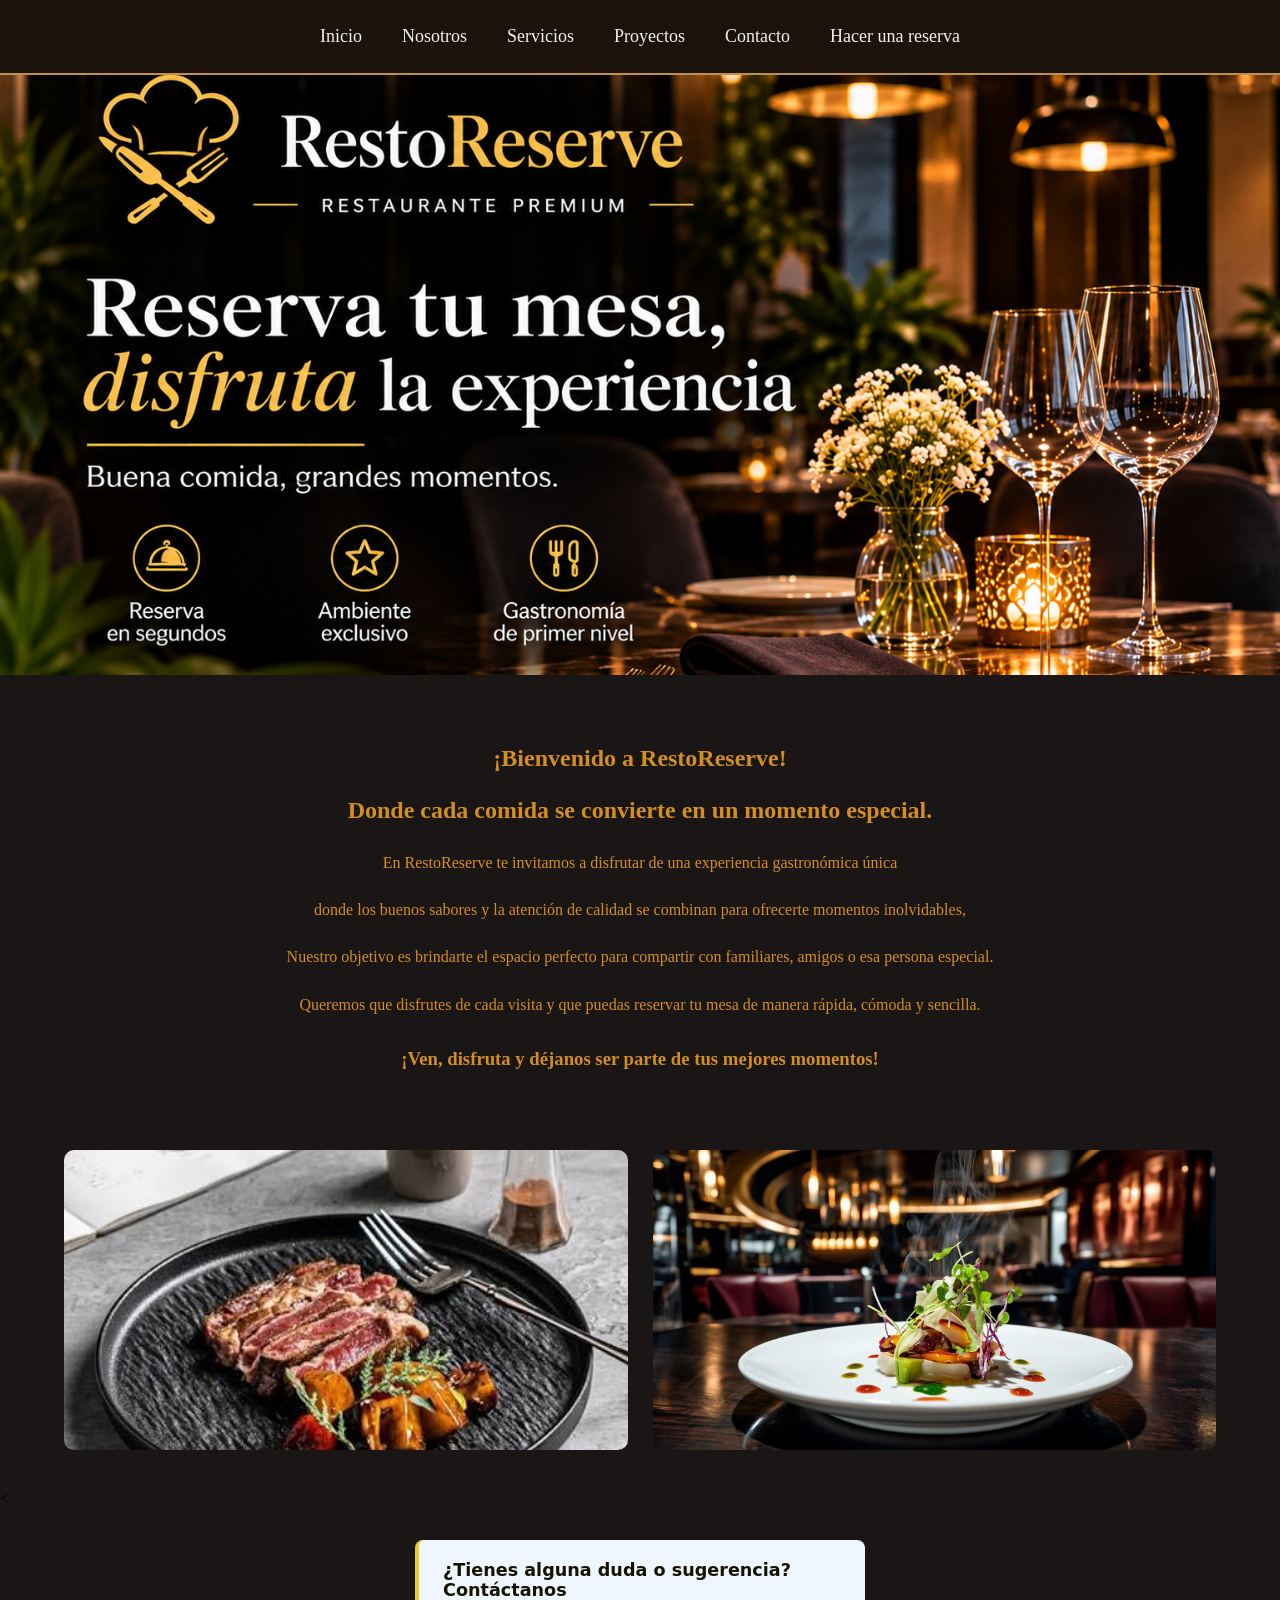
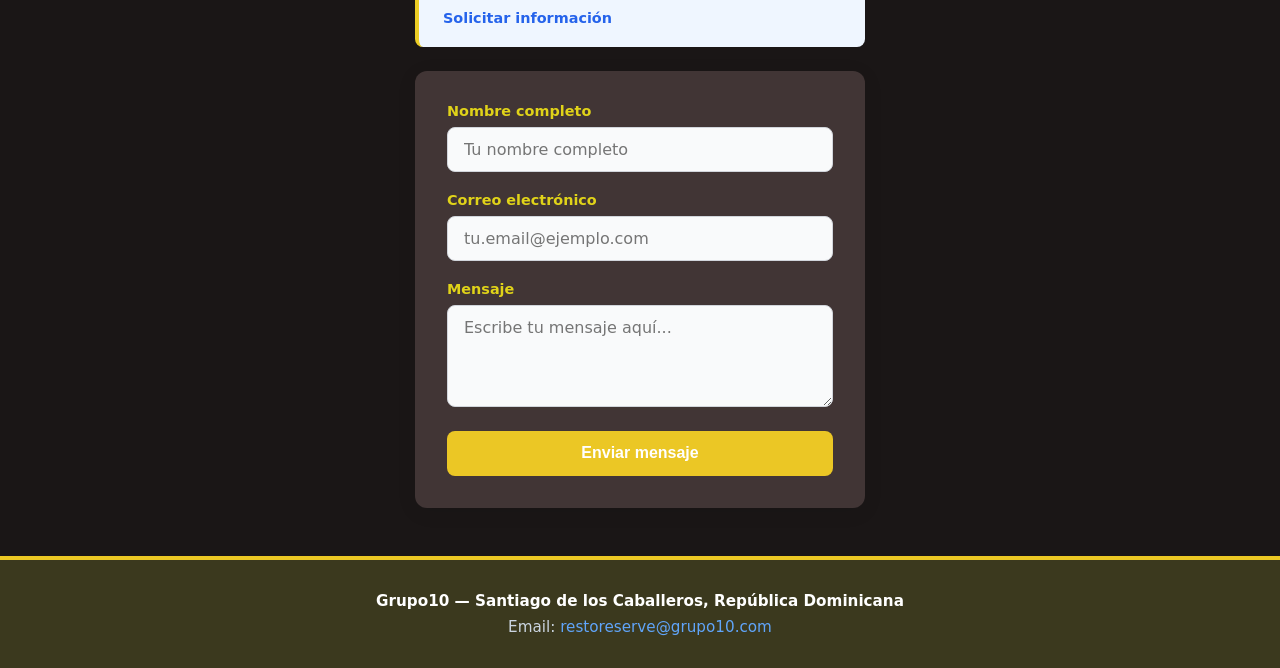
<file: index.html>
<!DOCTYPE html>
<html lang="es">
<head>
  <meta charset="UTF-8">
  <meta name="viewport" content="width=device-width, initial-scale=1.0">
  <meta name="description" content="Sitio web oficial de Grupo10 - Sistema de reservas en línea, soluciones y servicios.">
  <title>Grupo 10 - Sistema de Reservas</title>
  <link rel="stylesheet" href="styles.css">
</head>
<body>

  <header>
    <div class="container">
      <a href="index.html" aria-label="Inicio de Grupo10">
      </a>

      <nav aria-label="Navegación principal">
  <ul>
    <li><a href="index.html">Inicio</a></li>
    <li><a href="nosotros.html">Nosotros</a></li>
    <li><a href="servicios.html">Servicios</a></li>
    <li><a href="proyectos.html">Proyectos</a></li>
    <li><a href="contacto.html">Contacto</a></li>
    <li><a href="formulario.html">Hacer una reserva</a></li>
  </ul>
</nav>

  <header>

  <figure class="hero-imagen">
        <img src="\Imagen\Reserva tu mesa en RestoReserve.png" alt="Interfaz del sistema de reservas en línea de Grupo 10">
      </figure>
    </section>

 <main id="inicio">

    <section class="bienvenida">

        <h1>¡Bienvenido a RestoReserve!</h1>

        <h2>Donde cada comida se convierte en un momento especial.</h2>

        <p>
            En RestoReserve te invitamos a disfrutar de una experiencia
            gastronómica única
        </p>
<p>
        donde los buenos sabores y la atención de calidad se combinan para ofrecerte
            momentos inolvidables,</p>
        
        <p>
            Nuestro objetivo es brindarte el espacio perfecto para compartir
            con familiares, amigos o esa persona especial.
        </p>

        <p>
            Queremos que disfrutes de cada visita y que puedas reservar
            tu mesa de manera rápida, cómoda y sencilla.
        </p>

        <h3>¡Ven, disfruta y déjanos ser parte de tus mejores momentos!</h3>

    </section>

<div class="galeria">
     <img src="Imagen/images.jpg" >
    <img src="Imagen/iMAGEN.jpg" >
</div>


</main>

    <<section class="seccion-contacto">
    <aside class="info-adicional" aria-label="Información adicional">
      <h2>¿Tienes alguna duda o sugerencia? Contáctanos</h2>
      <a href="#contacto">Solicitar información</a>
    </aside>

    <form id="contacto" class="formulario-contacto">
      <div>
        <label for="nombre">Nombre completo</label>
        <input type="text" id="nombre" name="nombre" required autocomplete="name" placeholder="Tu nombre completo">
      </div>
      <div>
        <label for="correo">Correo electrónico</label>
        <input type="email" id="correo" name="correo" required autocomplete="email" placeholder="tu.email@ejemplo.com">
      </div>
      <div>
        <label for="mensaje">Mensaje</label>
        <textarea id="mensaje" name="mensaje" rows="4" required placeholder="Escribe tu mensaje aquí..."></textarea>
      </div>
      <button type="submit">Enviar mensaje</button>
    </form>
  </section>
    </section>

  </main>

  <footer class="pie-pagina">
  <address>
    <p>Grupo10 — Santiago de los Caballeros, República Dominicana</p>
    <p>Email: <a href="mailto:restoreserve@grupo10.com">restoreserve@grupo10.com</a></p>
  </address>
</footer>

</body>
</html>
</file>
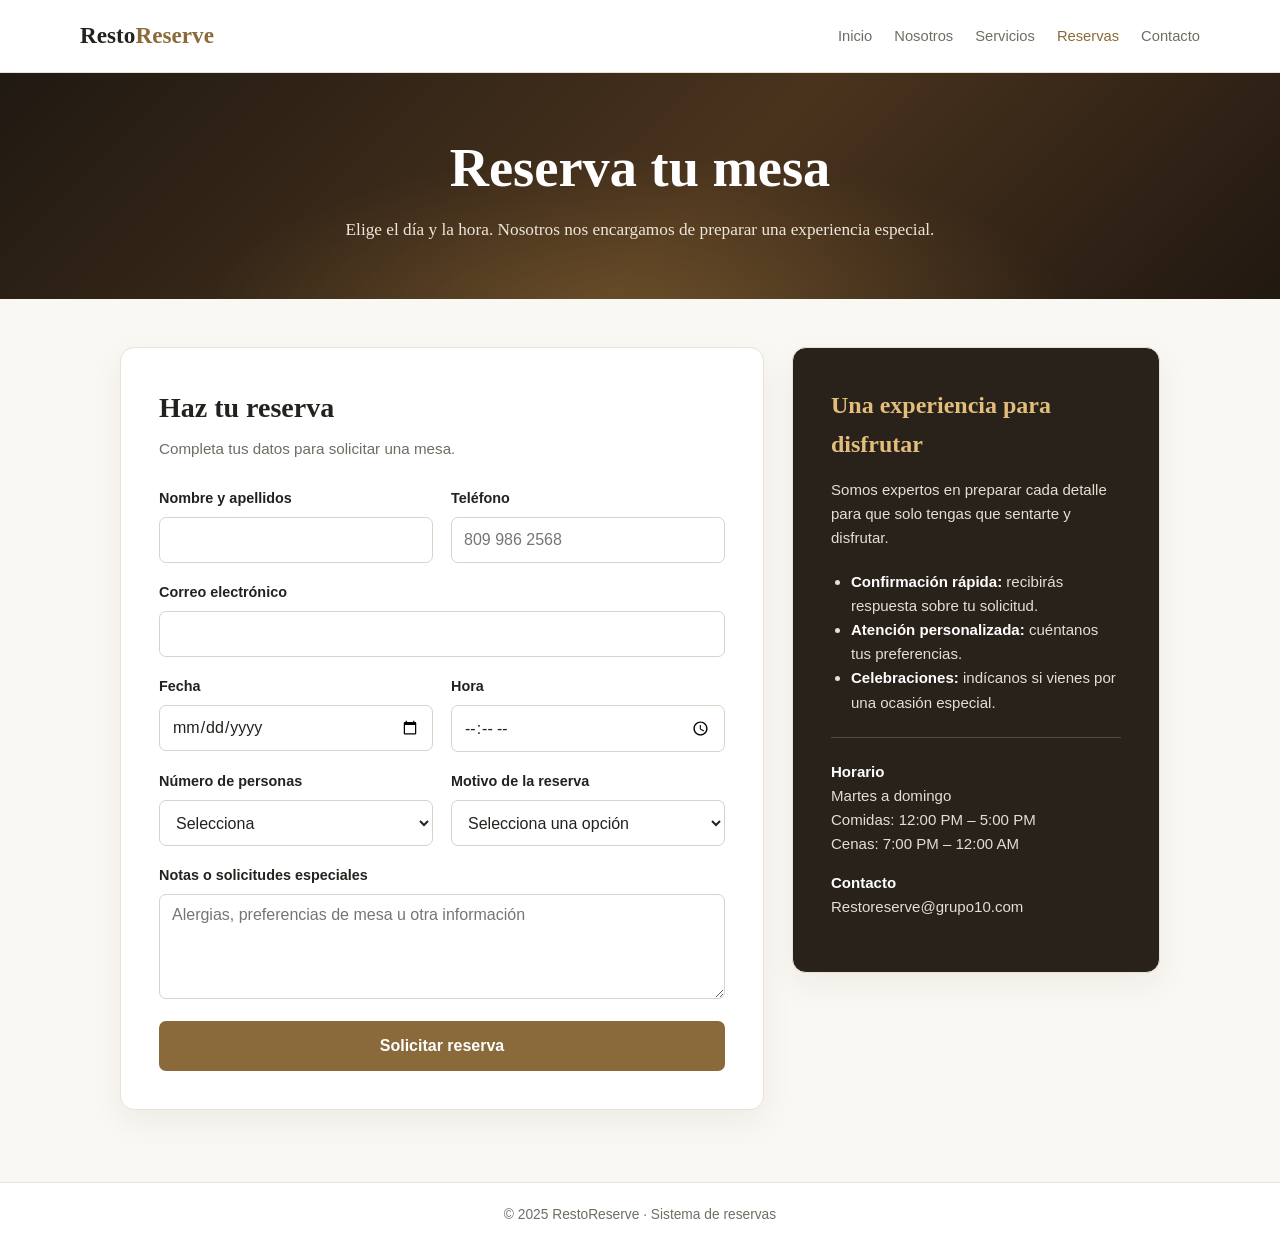
<file: formulario.html>
<!DOCTYPE html>
<html lang="es">
<head>
  <meta charset="UTF-8">
  <meta name="viewport" content="width=device-width, initial-scale=1.0">
  <title>Reservas | RestoReserve</title>
  <style>
    :root {
      --ink: #24221e;
      --muted: #716d65;
      --gold: #bf9147;
      --gold-dark: #8a6a3a;
      --cream: #faf8f3;
      --line: #e8e2d8;
      --white: #fff;
    }

    * { box-sizing: border-box; }

    body {
      margin: 0;
      color: var(--ink);
      background: var(--cream);
      font-family: Georgia, "Times New Roman", serif;
      line-height: 1.6;
    }

    a { color: inherit; }

    .site-header {
      background: var(--white);
      border-bottom: 1px solid var(--line);
    }

    .nav {
      width: min(1120px, calc(100% - 40px));
      min-height: 72px;
      margin: auto;
      display: flex;
      align-items: center;
      justify-content: space-between;
      gap: 24px;
    }

    .brand {
      color: var(--ink);
      font-size: 1.45rem;
      font-weight: bold;
      text-decoration: none;
      white-space: nowrap;
    }

    .brand span { color: var(--gold-dark); }

    .nav-links {
      display: flex;
      flex-wrap: wrap;
      gap: 22px;
      padding: 0;
      margin: 0;
      list-style: none;
    }

    .nav-links a {
      color: var(--muted);
      font-family: Arial, sans-serif;
      font-size: .92rem;
      text-decoration: none;
    }

    .nav-links a:hover,
    .nav-links a[aria-current="page"] {
      color: var(--gold-dark);
    }

    .hero {
      padding: 64px 20px 56px;
      color: var(--white);
      text-align: center;
      background:
        radial-gradient(ellipse at 50% 110%, rgba(191, 145, 71, .3), transparent 48%),
        linear-gradient(135deg, #201912, #49331d 55%, #211811);
    }

    .eyebrow {
      margin: 0 0 10px;
      color: #e2bd7c;
      font-family: Arial, sans-serif;
      font-size: .78rem;
      font-weight: bold;
      letter-spacing: .18em;
      text-transform: uppercase;
    }

    .hero h1 {
      margin: 0;
      font-size: clamp(2rem, 5vw, 3.4rem);
      line-height: 1.15;
    }

    .hero p:last-child {
      max-width: 650px;
      margin: 16px auto 0;
      color: #eee6d9;
      font-size: 1.08rem;
    }

    main {
      width: min(1040px, calc(100% - 40px));
      margin: 48px auto 72px;
    }

    .booking-layout {
      display: grid;
      grid-template-columns: minmax(0, 1.4fr) minmax(260px, .8fr);
      gap: 28px;
      align-items: start;
    }

    .card {
      padding: clamp(22px, 4vw, 38px);
      background: var(--white);
      border: 1px solid var(--line);
      border-radius: 14px;
      box-shadow: 0 12px 32px rgba(47, 37, 23, .06);
    }

    .card h2 {
      margin: 0 0 6px;
      font-size: 1.75rem;
    }

    .intro {
      margin: 0 0 26px;
      color: var(--muted);
      font-family: Arial, sans-serif;
      font-size: .95rem;
    }

    .form-grid {
      display: grid;
      grid-template-columns: repeat(2, minmax(0, 1fr));
      gap: 18px;
    }

    .field {
      display: flex;
      flex-direction: column;
      gap: 7px;
    }

    .field.full { grid-column: 1 / -1; }

    label {
      font-family: Arial, sans-serif;
      font-size: .9rem;
      font-weight: 700;
    }

    input, select, textarea {
      width: 100%;
      min-height: 46px;
      padding: 11px 12px;
      color: var(--ink);
      background: #fff;
      border: 1px solid #d9d2c7;
      border-radius: 7px;
      font: 1rem Arial, sans-serif;
    }

    textarea {
      min-height: 105px;
      resize: vertical;
    }

    input:focus, select:focus, textarea:focus {
      outline: 3px solid rgba(191, 145, 71, .2);
      border-color: var(--gold);
    }

    .hint {
      margin: -2px 0 0;
      color: var(--muted);
      font: .8rem Arial, sans-serif;
    }

    .submit-button {
      width: 100%;
      min-height: 50px;
      margin-top: 22px;
      padding: 12px 20px;
      color: #fff;
      background: var(--gold-dark);
      border: 0;
      border-radius: 7px;
      cursor: pointer;
      font: 700 1rem Arial, sans-serif;
      transition: background .2s, transform .2s;
    }

    .submit-button:hover {
      background: #fab24c;
      transform: translateY(-1px);
    }

    .notice {
      display: none;
      margin-top: 18px;
      padding: 13px 15px;
      color: #245536;
      background: #edf7ef;
      border: 1px solid #c9e6cf;
      border-radius: 7px;
      font-family: Arial, sans-serif;
    }

    .notice.visible { display: block; }

    .details {
      color: #f9f5ed;
      background: #29221a;
    }

    .details h2 {
      color: #e2bd7c;
      font-size: 1.5rem;
    }

    .details p, .details li {
      color: #e6ded2;
      font-family: Arial, sans-serif;
      font-size: .94rem;
    }

    .details ul {
      padding-left: 20px;
      margin: 20px 0;
    }

    .details strong { color: #fff; }

    .details .rule {
      height: 1px;
      margin: 22px 0;
      background: rgba(255, 255, 255, .18);
    }

    footer {
      padding: 24px 20px;
      color: var(--muted);
      background: #fff;
      border-top: 1px solid var(--line);
      text-align: center;
      font: .86rem Arial, sans-serif;
    }

    @media (max-width: 760px) {
      .nav {
        padding: 16px 0;
        align-items: flex-start;
        flex-direction: column;
      }

      .nav-links { gap: 14px; }
      .booking-layout { grid-template-columns: 1fr; }
      main { margin-top: 30px; }
    }

    @media (max-width: 520px) {
      .form-grid { grid-template-columns: 1fr; }
      .field.full { grid-column: auto; }
      .hero { padding: 48px 20px; }
      .nav-links { gap: 10px 16px; }
    }
  </style>
</head>
<body>
  <header class="site-header">
    <nav class="nav" aria-label="Navegación principal">
      <a class="brand" href="#inicio">Resto<span>Reserve</span></a>
      <ul class="nav-links">
        <li><a href="#inicio">Inicio</a></li>
        <li><a href="Nosotros.html">Nosotros</a></li>
        <li><a href="servicios.html">Servicios</a></li>
        <li><a href="reservas.html" aria-current="page">Reservas</a></li>
        <li><a href="#contacto">Contacto</a></li>
      </ul>
    </nav>
  </header>

  <section class="hero" id="inicio">
    <h1>Reserva tu mesa</h1>
    <p>Elige el día y la hora. Nosotros nos encargamos de preparar una experiencia especial.</p>
  </section>

  
<main id="reservas">
 <div class="booking-layout">
<section class="card" aria-labelledby="form-title">
<h2 id="form-title">Haz tu reserva</h2>
 <p class="intro"> Completa tus datos para solicitar una mesa. </p>

 <form action="#" method="post">

 <div class="form-grid">

<div class="field">
 <label for="name">Nombre y apellidos</label>
 <input id="name" name="name" type="text" required>
 </div>

<div class="field">
<label for="phone">Teléfono</label>
 <input id="phone" name="phone" type="tel"
 placeholder="809 986 2568">
 </div>

<div class="field full">
<label for="email">Correo electrónico</label>
 <input id="email" name="email" type="email" required >
  </div>
 <div class="field">
 <label for="date">Fecha</label>
 <input id="date" name="date" type="date">
</div>

<div class="field">
  <label for="time">Hora</label>
 <input type="time" id="time" name="time">
 </div>

<div class="field">
<label for="guests">Número de personas</label>
<select id="guests" name="guests">
<option value="">Selecciona</option>
<option>1 persona</option>
<option>2 personas</option>
<option>3 personas</option>
<option>4 personas</option>
<option>5 personas</option>
<option>6 personas</option>
<option>Más de 6 personas</option>
</select>
</div>
<div class="field">
<label for="occasion">Motivo de la reserva</label>
<select id="occasion" name="occasion">
<option value="">Selecciona una opción</option>
<option>Comida o cena</option>
<option>Cumpleaños</option>
<option>Aniversario</option>
<option>Celebración especial</option>
</select>
</div>
<div class="field full">
<label for="notes">Notas o solicitudes especiales</label>
<textarea id="notes" name="notes" rows="4" placeholder="Alergias, preferencias de mesa u otra información"></textarea>
</div>
</div>
<button class="submit-button" type="submit">Solicitar reserva</button>
</form>
</section>
<aside class="card details" id="nosotros">
<h2>Una experiencia para disfrutar</h2>
<p>Somos expertos en preparar cada detalle para que solo tengas que sentarte y disfrutar.</p>
<ul>
<li><strong>Confirmación rápida:</strong> recibirás respuesta sobre tu solicitud.</li>
<li><strong>Atención personalizada:</strong> cuéntanos tus preferencias.</li>
<li><strong>Celebraciones:</strong> indícanos si vienes por una ocasión especial.</li>
</ul>
<div class="rule"></div>
<p><strong>Horario</strong><br>Martes a domingo<br>Comidas: 12:00 PM – 5:00 PM<br>Cenas: 7:00 PM – 12:00 AM</p>
<p id="contacto"><strong>Contacto</strong><br>Restoreserve@grupo10.com</p>
</aside>
</div>
</main>
<footer id="servicios">© 2025 RestoReserve · Sistema de reservas</footer>
</file>
<file: styles.css>
* {
    margin: 0;
    padding: 0;
    box-sizing: border-box;
}

html, body {
    width: 99%;
    min-height: 100%;
}


.hero-imagen {
  width: 110%;
  height: 600px;
  overflow: hidden;
}

.hero-imagen img {
   width: 99%;
   height: 110%;
    object-fit: cover;
    display: block;
}

* {
    margin: 0;
    padding: 0;
    box-sizing: border-box;
}

body {
    margin: 0;
    padding: 0;
    width: 100%;
}

* {
    margin: 0;
    padding: 0;
    box-sizing: border-box;
}

html, body {
    width: 100%;
    margin: 0;
    padding: 0;
}

nav {
    display: block;
    width: 100%;
    background-color: #1a120b;
    padding: 26px 0;
    border-bottom: 2px solid #bf9147;
}

nav ul {
    display: flex;
    justify-content: center;
    align-items: center;
    gap: 40px;
    list-style: none;
}

nav ul li a {
    color: #f5f0e8;
    text-decoration: none;
    font-size: 18px;
}


.bienvenida {
    text-align: center;
    padding: 40px 40px;
    margin-top: 30px;
    color  : #d38e20;
}

.bienvenida h1 {
    margin-bottom: 25px;
}

.bienvenida h2 {
    margin-bottom: 25px;
}

.bienvenida p {
    margin-bottom: 20px;
    line-height: 1.7;
}

.bienvenida h3 {
    margin-top: 30px;
}

.galeria {
    display: flex;
    justify-content: center;
    gap: 25px;
    margin: 40px auto;
    width: 90%;
}

.galeria img {
    width: 50%;
    height: 300px;
    object-fit: cover;
    border-radius: 10px;
}


  /* Contenedor general para centrar todo */
    .seccion-contacto {
      max-width: 450px;
      margin: 2rem auto;
      font-family: system-ui, -apple-system, sans-serif;
    }

    /* Estilo para el bloque <aside> */
    .info-adicional {
      background-color: #eff6ff;
      border-left: 4px solid #ebcd25;
      padding: 1.25rem 1.5rem;
      border-radius: 8px;
      margin-bottom: 1.5rem;
    }

    .info-adicional h2 {
      margin: 0 0 0.5rem 0;
      font-size: 1.1rem;
      color: #161301;
    }

    .info-adicional a {
      display: inline-block;
      color: #2563eb;
      font-weight: 600;
      font-size: 0.9rem;
      text-decoration: none;
    }

    .info-adicional a:hover {
      text-decoration: underline;
    }

    /* Contenedor del formulario */
    .formulario-contacto {
      padding: 2rem;
      background-color: #413535;
      border-radius: 12px;
      box-shadow: 0 4px 20px rgba(0, 0, 0, 0.08);

    }

    .formulario-contacto div {
      margin-bottom: 1.25rem;
    }

    .formulario-contacto label {
      display: block;
      margin-bottom: 0.5rem;
      font-weight: 600;
      font-size: 0.9rem;
      color: #e0d319;
    }

    .formulario-contacto input,
    .formulario-contacto textarea {
      width: 100%;
      padding: 0.75rem 1rem;
      border: 1px solid #d1d5db;
      border-radius: 8px;
      font-size: 1rem;
      font-family: inherit;
      color: #111827;
      background-color: #f9fafb;
      box-sizing: border-box;
      transition: border-color 0.2s, box-shadow 0.2s, background-color 0.2s;
    }

    .formulario-contacto input:focus,
    .formulario-contacto textarea:focus {
      outline: none;
      border-color: #2563eb;
      background-color: #ffffff;
      box-shadow: 0 0 0 3px rgba(37, 99, 235, 0.15);
    }

    .formulario-contacto textarea {
      resize: vertical;
    }

    .formulario-contacto button {
      width: 100%;
      padding: 0.85rem;
      background-color: #ebc725;
      color: #ffffff;
      border: none;
      border-radius: 8px;
      font-size: 1rem;
      font-weight: 600;
      cursor: pointer;
      transition: background-color 0.2s;
    }

    .formulario-contacto button:hover {
      background-color: #1d4ed8;
    }
    body{
        background-color: #1a1616;
    }
      .pie-pagina {
    background-color: #3b391e;
    color: #f8fafc;
    padding: 2rem 1.5rem;
    margin-top: 3rem;
    text-align: center;
    font-family: system-ui, -apple-system, sans-serif;
    border-top: 4px solid #ecc824;
  }


  .pie-pagina address {
    font-style: normal;
    max-width: 600px;
    margin: 0 auto;
    display: flex;
    flex-direction: column;
    gap: 0.5rem;
  }

  .pie-pagina p {
    margin: 0;
    font-size: 0.95rem;
    color: #cbd5e1;
  }


  .pie-pagina p:first-child {
    font-weight: 600;
    color: #ffffff;
  }

  .pie-pagina a {
    color: #60a5fa;
    text-decoration: none;
    font-weight: 500;
    transition: color 0.2s;
  }

  .pie-pagina a:hover {
    color: #eafd93;
    text-decoration: underline;
  }
</file>
